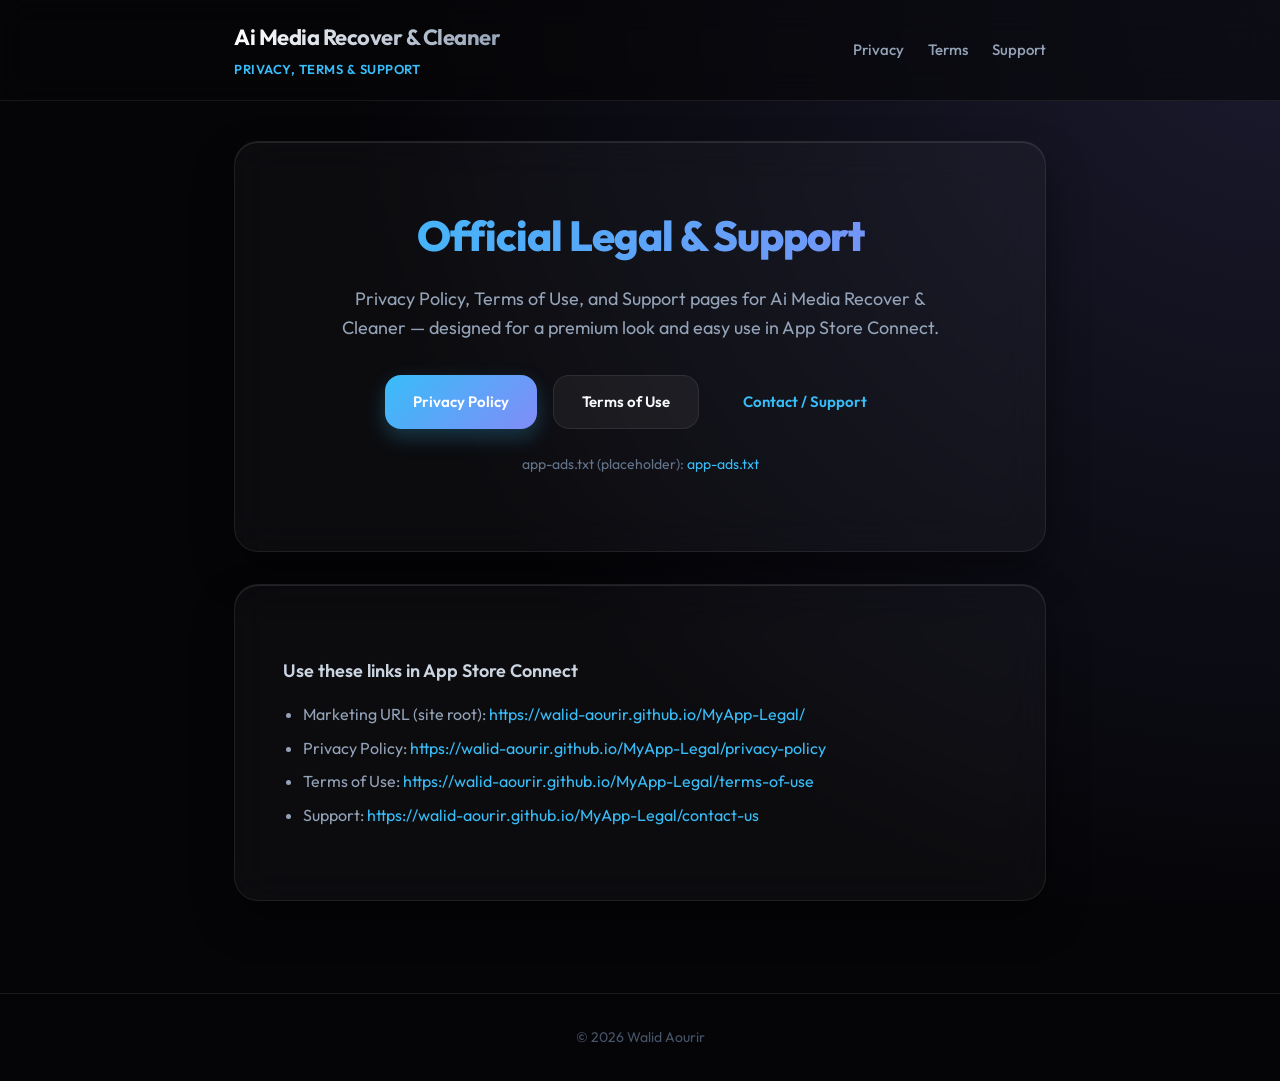
<file: index.html>
<!doctype html>
<html lang="en">
<head>
  <meta charset="utf-8">
  <meta name="viewport" content="width=device-width,initial-scale=1">
  <title>Ai Media Recover & Cleaner — Legal & Support</title>
  <link rel="preconnect" href="https://fonts.gstatic.com" crossorigin>
  <link href="https://fonts.googleapis.com/css2?family=Outfit:wght@300;400;500;600;700;800&display=swap" rel="stylesheet">
  <link rel="stylesheet" href="assets/dark-style.css">
</head>
<body>
  <header class="site-header">
    <div class="container">
      <div class="brand-wrap">
        <h1 class="brand">Ai Media Recover &amp; Cleaner</h1>
        <p class="tag">Privacy, Terms & Support</p>
      </div>
      <nav class="nav">
        <a href="privacy-policy.html">Privacy</a>
        <a href="terms-of-use.html">Terms</a>
        <a href="contact-us.html">Support</a>
      </nav>
    </div>
  </header>

  <main class="container">
    <section class="hero card">
      <h2 class="hero-title">Official Legal & Support</h2>
      <p class="hero-lead">Privacy Policy, Terms of Use, and Support pages for Ai Media Recover &amp; Cleaner — designed for a premium look and easy use in App Store Connect.</p>
      <div class="actions">
        <a class="btn primary" href="privacy-policy.html">Privacy Policy</a>
        <a class="btn outline" href="terms-of-use.html">Terms of Use</a>
        <a class="btn" href="contact-us.html">Contact / Support</a>
      </div>
      <p class="muted">app-ads.txt (placeholder): <a href="app-ads.txt">app-ads.txt</a></p>
    </section>

    <section class="card info">
      <h3>Use these links in App Store Connect</h3>
      <ul>
        <li>Marketing URL (site root): <a href="/walid-aourir/MyApp-Legal/">https://walid-aourir.github.io/MyApp-Legal/</a></li>
        <li>Privacy Policy: <a href="privacy-policy.html">https://walid-aourir.github.io/MyApp-Legal/privacy-policy</a></li>
        <li>Terms of Use: <a href="terms-of-use.html">https://walid-aourir.github.io/MyApp-Legal/terms-of-use</a></li>
        <li>Support: <a href="contact-us.html">https://walid-aourir.github.io/MyApp-Legal/contact-us</a></li>
      </ul>
    </section>
  </main>

  <footer class="site-footer">
    <div class="container">
      <p>© 2026 Walid Aourir</p>
    </div>
  </footer>
</body>
</html>
</file>
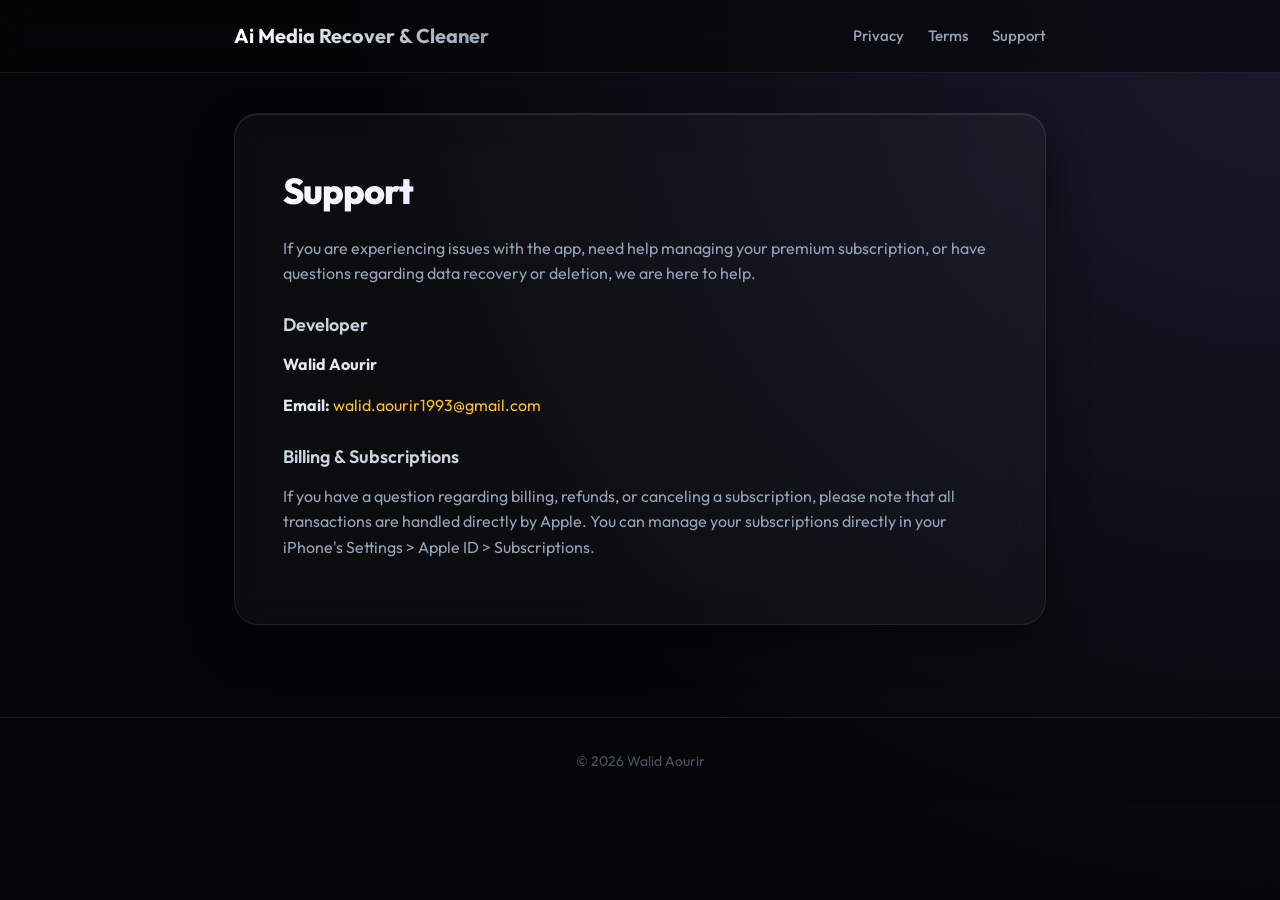
<file: contact-us.html>
<!doctype html>
<html lang="en">
<head>
  <meta charset="utf-8">
  <meta name="viewport" content="width=device-width,initial-scale=1">
  <title>Contact / Support — Ai Media Recover and Cleaner</title>
  <link rel="preconnect" href="https://fonts.gstatic.com" crossorigin>
  <link href="https://fonts.googleapis.com/css2?family=Outfit:wght@300;400;500;600;700;800&display=swap" rel="stylesheet">
  <link rel="stylesheet" href="assets/dark-style.css">
</head>
<body>
  <header class="site-header small">
    <div class="container">
      <a class="brand-link" href="/walid-aourir/MyApp-Legal/">Ai Media Recover &amp; Cleaner</a>
      <nav class="nav small">
        <a href="privacy-policy.html">Privacy</a>
        <a href="terms-of-use.html">Terms</a>
        <a href="contact-us.html">Support</a>
      </nav>
    </div>
  </header>

  <main class="container">
    <article class="card">
      <h1>Support</h1>
      <p>If you are experiencing issues with the app, need help managing your premium subscription, or have questions regarding data recovery or deletion, we are here to help.</p>

      <h3>Developer</h3>
      <p><strong>Walid Aourir</strong></p>
      <p><strong>Email:</strong> <a class="gold-link" href="mailto:walid.aourir1993@gmail.com">walid.aourir1993@gmail.com</a></p>

      <h3>Billing &amp; Subscriptions</h3>
      <p>If you have a question regarding billing, refunds, or canceling a subscription, please note that all transactions are handled directly by Apple. You can manage your subscriptions directly in your iPhone's Settings &gt; Apple ID &gt; Subscriptions.</p>

    </article>
  </main>

  <footer class="site-footer">
    <div class="container">
      <p>© 2026 Walid Aourir</p>
    </div>
  </footer>
</body>
</html>
</file>
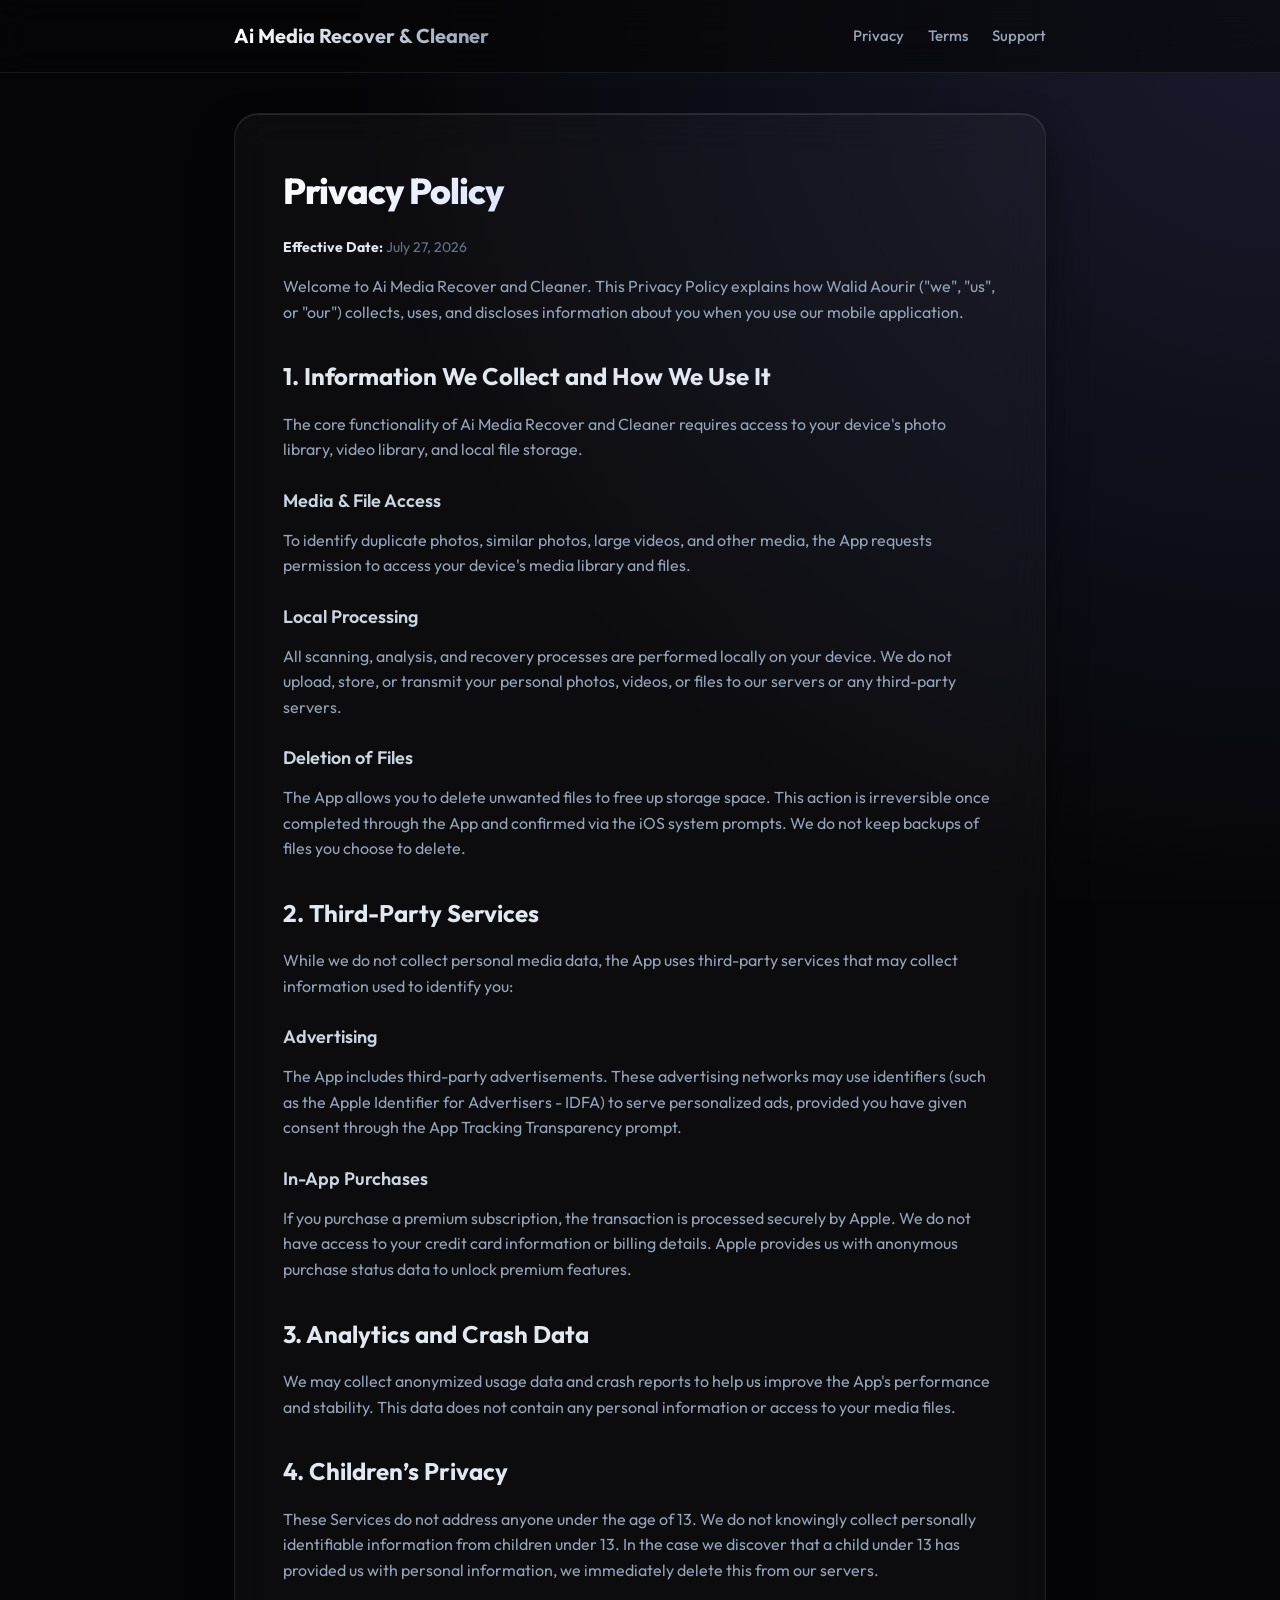
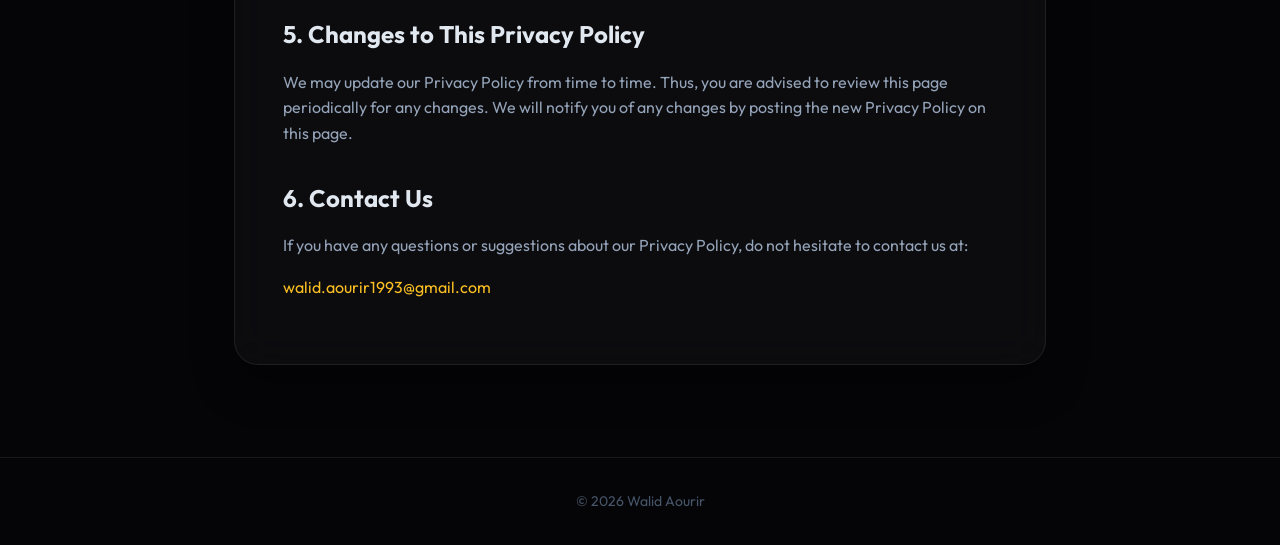
<file: privacy-policy.html>
<!doctype html>
<html lang="en">
<head>
  <meta charset="utf-8">
  <meta name="viewport" content="width=device-width,initial-scale=1">
  <title>Privacy Policy — Ai Media Recover & Cleaner</title>
  <link rel="preconnect" href="https://fonts.gstatic.com" crossorigin>
  <link href="https://fonts.googleapis.com/css2?family=Outfit:wght@300;400;500;600;700;800&display=swap" rel="stylesheet">
  <link rel="stylesheet" href="assets/dark-style.css">
</head>
<body>
  <header class="site-header small">
    <div class="container">
      <a class="brand-link" href="/walid-aourir/MyApp-Legal/">Ai Media Recover &amp; Cleaner</a>
      <nav class="nav small">
        <a href="privacy-policy.html">Privacy</a>
        <a href="terms-of-use.html">Terms</a>
        <a href="contact-us.html">Support</a>
      </nav>
    </div>
  </header>

  <main class="container">
    <article class="card">
      <h1>Privacy Policy</h1>
      <p class="muted"><strong>Effective Date:</strong> July 27, 2026</p>

      <p>Welcome to Ai Media Recover and Cleaner. This Privacy Policy explains how Walid Aourir ("we", "us", or "our") collects, uses, and discloses information about you when you use our mobile application.</p>

      <h2>1. Information We Collect and How We Use It</h2>
      <p>The core functionality of Ai Media Recover and Cleaner requires access to your device's photo library, video library, and local file storage.</p>
      <h3>Media &amp; File Access</h3>
      <p>To identify duplicate photos, similar photos, large videos, and other media, the App requests permission to access your device's media library and files.</p>
      <h3>Local Processing</h3>
      <p>All scanning, analysis, and recovery processes are performed locally on your device. We do not upload, store, or transmit your personal photos, videos, or files to our servers or any third-party servers.</p>
      <h3>Deletion of Files</h3>
      <p>The App allows you to delete unwanted files to free up storage space. This action is irreversible once completed through the App and confirmed via the iOS system prompts. We do not keep backups of files you choose to delete.</p>

      <h2>2. Third-Party Services</h2>
      <p>While we do not collect personal media data, the App uses third-party services that may collect information used to identify you:</p>
      <h3>Advertising</h3>
      <p>The App includes third-party advertisements. These advertising networks may use identifiers (such as the Apple Identifier for Advertisers - IDFA) to serve personalized ads, provided you have given consent through the App Tracking Transparency prompt.</p>
      <h3>In-App Purchases</h3>
      <p>If you purchase a premium subscription, the transaction is processed securely by Apple. We do not have access to your credit card information or billing details. Apple provides us with anonymous purchase status data to unlock premium features.</p>

      <h2>3. Analytics and Crash Data</h2>
      <p>We may collect anonymized usage data and crash reports to help us improve the App's performance and stability. This data does not contain any personal information or access to your media files.</p>

      <h2>4. Children’s Privacy</h2>
      <p>These Services do not address anyone under the age of 13. We do not knowingly collect personally identifiable information from children under 13. In the case we discover that a child under 13 has provided us with personal information, we immediately delete this from our servers.</p>

      <h2>5. Changes to This Privacy Policy</h2>
      <p>We may update our Privacy Policy from time to time. Thus, you are advised to review this page periodically for any changes. We will notify you of any changes by posting the new Privacy Policy on this page.</p>

      <h2>6. Contact Us</h2>
      <p>If you have any questions or suggestions about our Privacy Policy, do not hesitate to contact us at:</p>
      <p><a class="gold-link" href="mailto:walid.aourir1993@gmail.com">walid.aourir1993@gmail.com</a></p>

    </article>
  </main>

  <footer class="site-footer">
    <div class="container">
      <p>© 2026 Walid Aourir</p>
    </div>
  </footer>
</body>
</html>
</file>
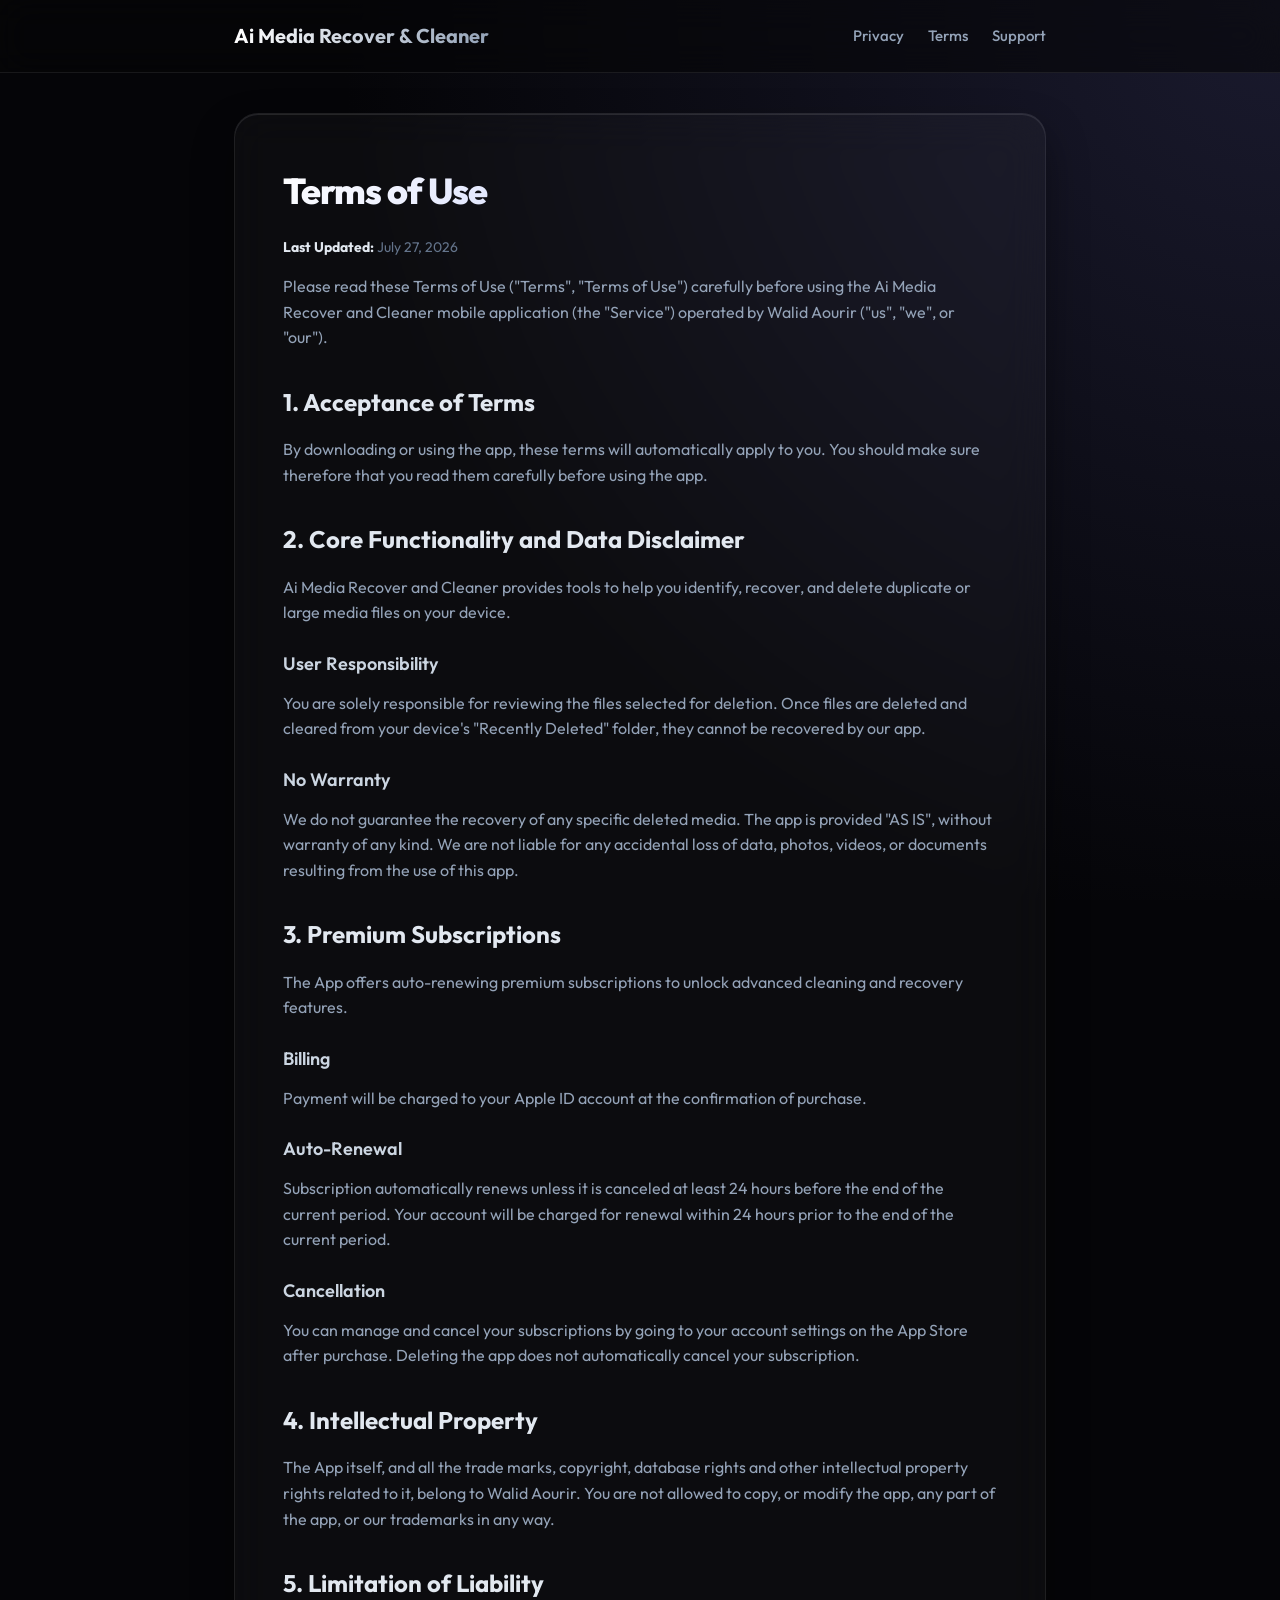
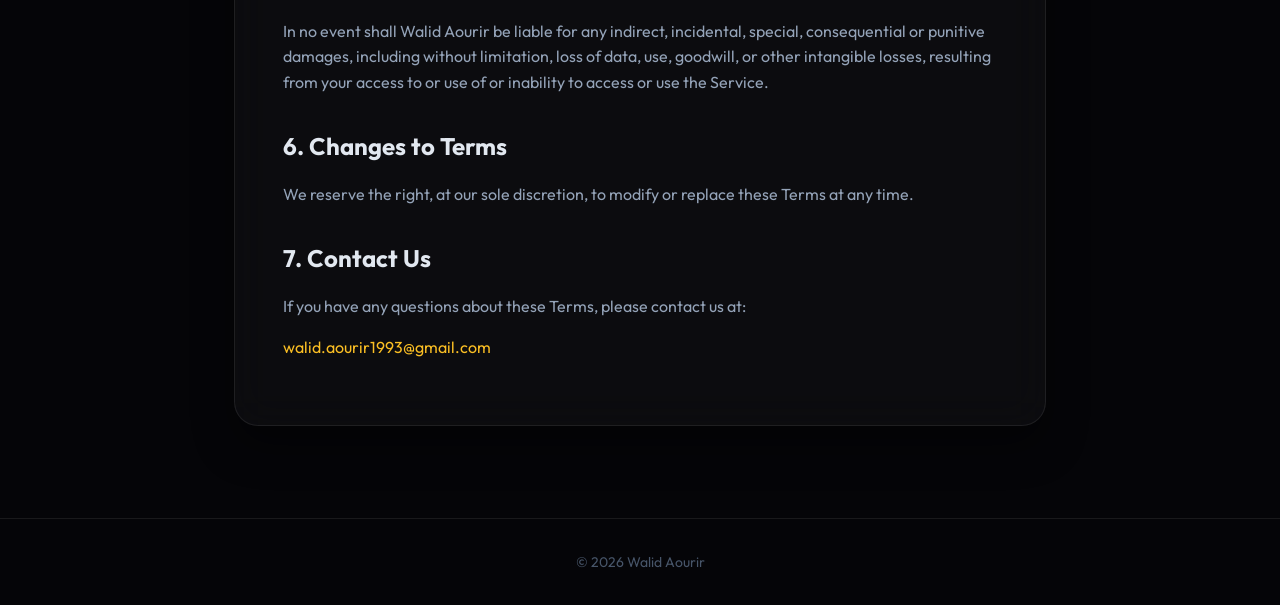
<file: terms-of-use.html>
<!doctype html>
<html lang="en">
<head>
  <meta charset="utf-8">
  <meta name="viewport" content="width=device-width,initial-scale=1">
  <title>Terms of Use — Ai Media Recover and Cleaner</title>
  <link rel="preconnect" href="https://fonts.gstatic.com" crossorigin>
  <link href="https://fonts.googleapis.com/css2?family=Outfit:wght@300;400;500;600;700;800&display=swap" rel="stylesheet">
  <link rel="stylesheet" href="assets/dark-style.css">
</head>
<body>
  <header class="site-header small">
    <div class="container">
      <a class="brand-link" href="/walid-aourir/MyApp-Legal/">Ai Media Recover &amp; Cleaner</a>
      <nav class="nav small">
        <a href="privacy-policy.html">Privacy</a>
        <a href="terms-of-use.html">Terms</a>
        <a href="contact-us.html">Support</a>
      </nav>
    </div>
  </header>

  <main class="container">
    <article class="card">
      <h1>Terms of Use</h1>
      <p class="muted"><strong>Last Updated:</strong> July 27, 2026</p>

      <p>Please read these Terms of Use ("Terms", "Terms of Use") carefully before using the Ai Media Recover and Cleaner mobile application (the "Service") operated by Walid Aourir ("us", "we", or "our").</p>

      <h2>1. Acceptance of Terms</h2>
      <p>By downloading or using the app, these terms will automatically apply to you. You should make sure therefore that you read them carefully before using the app.</p>

      <h2>2. Core Functionality and Data Disclaimer</h2>
      <p>Ai Media Recover and Cleaner provides tools to help you identify, recover, and delete duplicate or large media files on your device.</p>
      <h3>User Responsibility</h3>
      <p>You are solely responsible for reviewing the files selected for deletion. Once files are deleted and cleared from your device's "Recently Deleted" folder, they cannot be recovered by our app.</p>
      <h3>No Warranty</h3>
      <p>We do not guarantee the recovery of any specific deleted media. The app is provided "AS IS", without warranty of any kind. We are not liable for any accidental loss of data, photos, videos, or documents resulting from the use of this app.</p>

      <h2>3. Premium Subscriptions</h2>
      <p>The App offers auto-renewing premium subscriptions to unlock advanced cleaning and recovery features.</p>
      <h3>Billing</h3>
      <p>Payment will be charged to your Apple ID account at the confirmation of purchase.</p>
      <h3>Auto-Renewal</h3>
      <p>Subscription automatically renews unless it is canceled at least 24 hours before the end of the current period. Your account will be charged for renewal within 24 hours prior to the end of the current period.</p>
      <h3>Cancellation</h3>
      <p>You can manage and cancel your subscriptions by going to your account settings on the App Store after purchase. Deleting the app does not automatically cancel your subscription.</p>

      <h2>4. Intellectual Property</h2>
      <p>The App itself, and all the trade marks, copyright, database rights and other intellectual property rights related to it, belong to Walid Aourir. You are not allowed to copy, or modify the app, any part of the app, or our trademarks in any way.</p>

      <h2>5. Limitation of Liability</h2>
      <p>In no event shall Walid Aourir be liable for any indirect, incidental, special, consequential or punitive damages, including without limitation, loss of data, use, goodwill, or other intangible losses, resulting from your access to or use of or inability to access or use the Service.</p>

      <h2>6. Changes to Terms</h2>
      <p>We reserve the right, at our sole discretion, to modify or replace these Terms at any time.</p>

      <h2>7. Contact Us</h2>
      <p>If you have any questions about these Terms, please contact us at:</p>
      <p><a class="gold-link" href="mailto:walid.aourir1993@gmail.com">walid.aourir1993@gmail.com</a></p>

    </article>
  </main>

  <footer class="site-footer">
    <div class="container">
      <p>© 2026 Walid Aourir</p>
    </div>
  </footer>
</body>
</html>
</file>
<file: assets/dark-style.css>
/* Premium App Landing Page Style */
:root {
  --bg-color: #050508;
  --bg-gradient: radial-gradient(circle at top right, #1a1a2e, #050508 60%);
  --card-bg: rgba(255, 255, 255, 0.03);
  --card-border: rgba(255, 255, 255, 0.08);
  --text-primary: #f8fafc;
  --text-secondary: #94a3b8;
  --accent-glow: #38bdf8;
  --accent-gold: #fbbf24;
  --btn-bg: linear-gradient(135deg, #38bdf8, #818cf8);
  --btn-hover: linear-gradient(135deg, #7dd3fc, #a5b4fc);
  
  --radius-lg: 24px;
  --radius-md: 16px;
  --radius-sm: 10px;
  --max-width: 860px;
}

* {
  box-sizing: border-box;
}

html, body {
  height: 100%;
}

body {
  font-family: 'Outfit', -apple-system, BlinkMacSystemFont, 'Segoe UI', Roboto, Helvetica, Arial, sans-serif;
  margin: 0;
  background-color: var(--bg-color);
  background-image: var(--bg-gradient);
  background-attachment: fixed;
  color: var(--text-primary);
  -webkit-font-smoothing: antialiased;
  -moz-osx-font-smoothing: grayscale;
  line-height: 1.6;
}

.container {
  max-width: var(--max-width);
  margin: 0 auto;
  padding: 0 24px;
}

/* Header */
.site-header {
  background: rgba(5, 5, 8, 0.6);
  backdrop-filter: blur(16px);
  -webkit-backdrop-filter: blur(16px);
  border-bottom: 1px solid var(--card-border);
  padding: 20px 0;
  position: sticky;
  top: 0;
  z-index: 100;
}

.site-header .container {
  display: flex;
  align-items: center;
  justify-content: space-between;
  flex-wrap: wrap;
  gap: 16px;
}

.brand-wrap {
  display: flex;
  flex-direction: column;
}

.brand {
  font-weight: 700;
  margin: 0;
  font-size: 22px;
  color: var(--text-primary);
  letter-spacing: -0.5px;
  background: linear-gradient(to right, #ffffff, #94a3b8);
  -webkit-background-clip: text;
  -webkit-text-fill-color: transparent;
}

.brand-link {
  font-weight: 700;
  font-size: 20px;
  color: var(--text-primary);
  text-decoration: none;
  background: linear-gradient(to right, #ffffff, #94a3b8);
  -webkit-background-clip: text;
  -webkit-text-fill-color: transparent;
  transition: opacity 0.2s ease;
}

.brand-link:hover {
  opacity: 0.8;
}

.tag {
  margin: 4px 0 0;
  color: var(--accent-glow);
  font-size: 13px;
  font-weight: 600;
  letter-spacing: 0.5px;
  text-transform: uppercase;
}

/* Navigation */
.nav {
  display: flex;
  gap: 24px;
}

.nav a {
  color: var(--text-secondary);
  text-decoration: none;
  font-weight: 500;
  font-size: 15px;
  transition: all 0.3s ease;
  position: relative;
}

.nav a:hover {
  color: var(--text-primary);
}

.nav a::after {
  content: '';
  position: absolute;
  width: 0;
  height: 2px;
  bottom: -4px;
  left: 0;
  background: var(--btn-bg);
  transition: width 0.3s ease;
  border-radius: 2px;
}

.nav a:hover::after {
  width: 100%;
}

/* Main Content & Cards */
main.container {
  padding-top: 40px;
  padding-bottom: 60px;
}

.card {
  background: var(--card-bg);
  backdrop-filter: blur(20px);
  -webkit-backdrop-filter: blur(20px);
  border: 1px solid var(--card-border);
  border-radius: var(--radius-lg);
  padding: 48px;
  margin-bottom: 32px;
  box-shadow: 0 20px 40px rgba(0, 0, 0, 0.4), inset 0 1px 0 rgba(255,255,255,0.1);
  transition: transform 0.3s ease, box-shadow 0.3s ease;
}

/* Typography inside cards */
h1 {
  font-size: 36px;
  font-weight: 800;
  margin: 0 0 16px 0;
  letter-spacing: -1px;
  background: linear-gradient(135deg, #ffffff, #a5b4fc);
  -webkit-background-clip: text;
  -webkit-text-fill-color: transparent;
}

h2 {
  font-size: 24px;
  font-weight: 700;
  margin: 32px 0 16px 0;
  color: #e2e8f0;
}

h3 {
  font-size: 18px;
  font-weight: 600;
  margin: 24px 0 12px 0;
  color: #cbd5e1;
}

p {
  margin: 0 0 16px 0;
  font-size: 16px;
  color: var(--text-secondary);
}

ul {
  color: var(--text-secondary);
  padding-left: 20px;
  margin-bottom: 24px;
}

li {
  margin-bottom: 8px;
}

strong {
  color: #e2e8f0;
}

/* Hero Section */
.hero {
  text-align: center;
  padding: 60px 40px;
}

.hero-title {
  font-size: 42px;
  font-weight: 800;
  margin: 0 0 16px;
  background: linear-gradient(to right, #38bdf8, #818cf8);
  -webkit-background-clip: text;
  -webkit-text-fill-color: transparent;
  letter-spacing: -1px;
}

.hero-lead {
  font-size: 18px;
  color: var(--text-secondary);
  max-width: 600px;
  margin: 0 auto 32px;
}

/* Buttons */
.actions {
  display: flex;
  gap: 16px;
  justify-content: center;
  flex-wrap: wrap;
  margin-bottom: 24px;
}

.btn {
  display: inline-flex;
  align-items: center;
  justify-content: center;
  padding: 14px 28px;
  border-radius: var(--radius-md);
  text-decoration: none;
  font-weight: 600;
  font-size: 15px;
  transition: all 0.3s cubic-bezier(0.4, 0, 0.2, 1);
}

.btn.primary {
  background: var(--btn-bg);
  color: #fff;
  box-shadow: 0 8px 20px rgba(56, 189, 248, 0.25);
}

.btn.primary:hover {
  background: var(--btn-hover);
  transform: translateY(-2px);
  box-shadow: 0 12px 24px rgba(56, 189, 248, 0.4);
}

.btn.outline {
  background: rgba(255, 255, 255, 0.05);
  color: var(--text-primary);
  border: 1px solid var(--card-border);
}

.btn.outline:hover {
  background: rgba(255, 255, 255, 0.1);
  transform: translateY(-2px);
  border-color: rgba(255, 255, 255, 0.2);
}

/* Links */
a {
  color: var(--accent-glow);
  text-decoration: none;
  transition: color 0.2s ease;
}

a:hover {
  color: #7dd3fc;
  text-decoration: underline;
}

.gold-link {
  color: var(--accent-gold);
}
.gold-link:hover {
  color: #fcd34d;
}

.muted {
  color: #64748b;
  font-size: 14px;
}

/* Footer */
.site-footer {
  padding: 32px 0;
  text-align: center;
  border-top: 1px solid var(--card-border);
  background: rgba(5, 5, 8, 0.4);
}

.site-footer p {
  margin: 0;
  font-size: 14px;
  color: #475569;
}

/* Responsive */
@media (max-width: 768px) {
  .site-header .container {
    flex-direction: column;
    align-items: center;
    text-align: center;
  }
  
  .nav {
    gap: 16px;
    flex-wrap: wrap;
    justify-content: center;
  }
  
  .card {
    padding: 32px 24px;
  }
  
  h1 { font-size: 30px; }
  .hero-title { font-size: 32px; }
  
  .actions {
    flex-direction: column;
    width: 100%;
  }
  
  .btn {
    width: 100%;
  }
}
</file>
